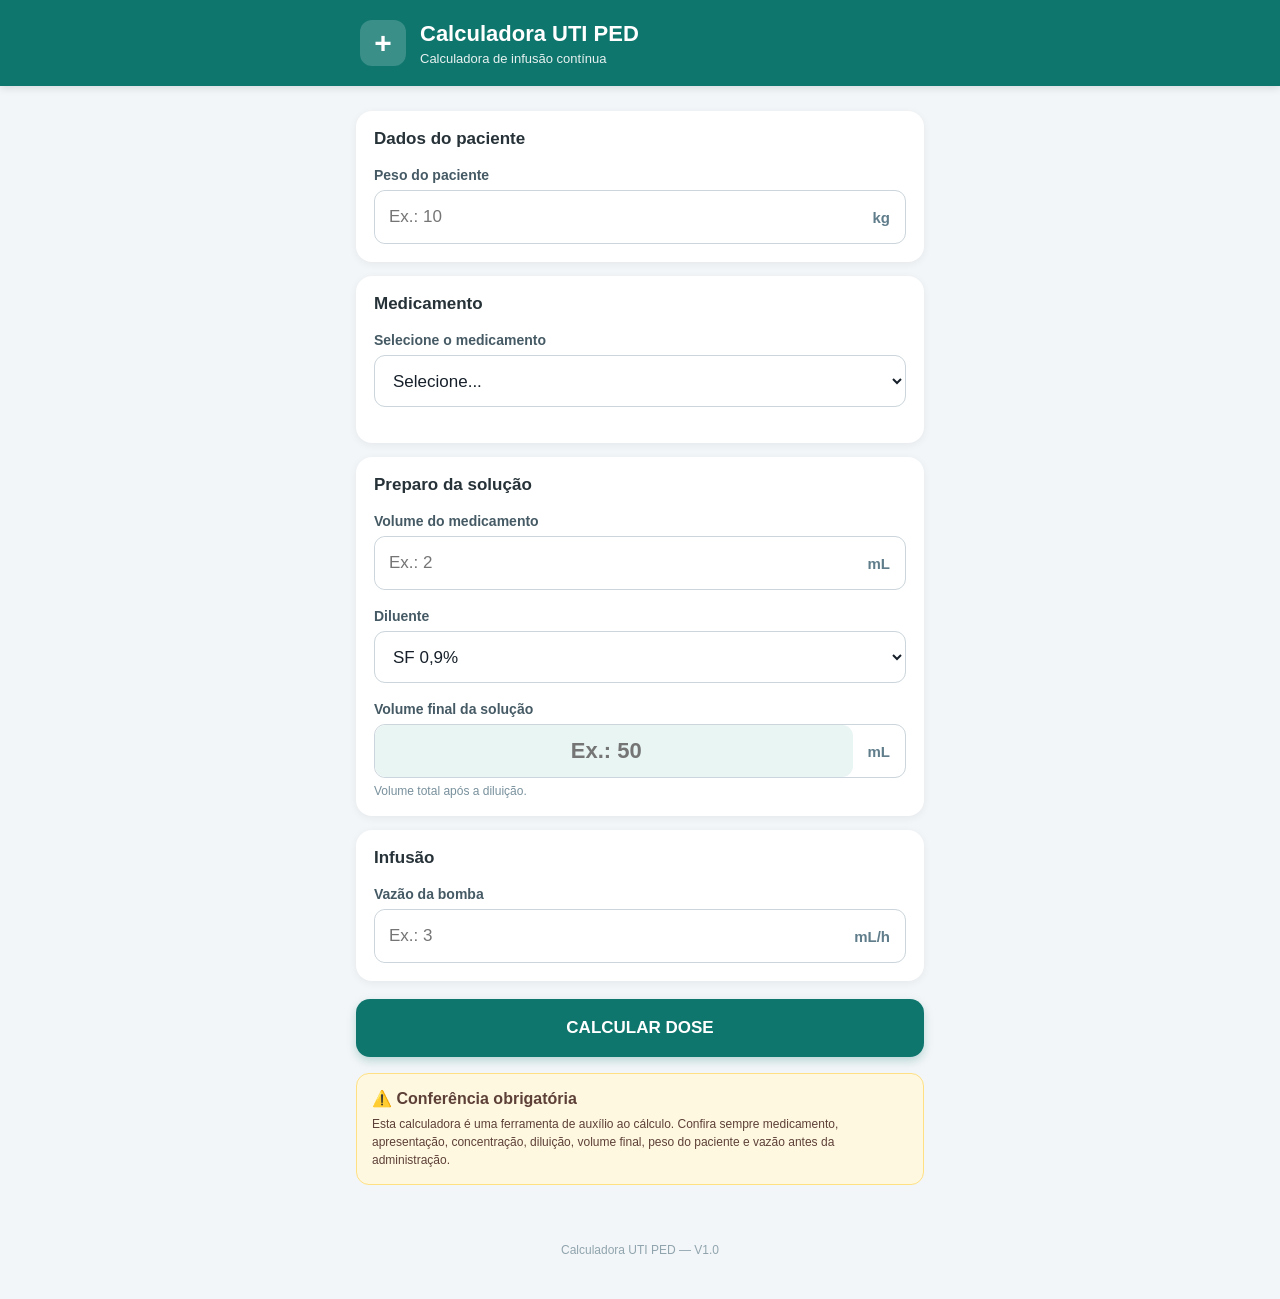
<file: Index.html>
<!DOCTYPE html>
<html lang="pt-BR">
<head>
    <meta charset="UTF-8">
    <meta name="viewport" content="width=device-width, initial-scale=1.0">
    <meta name="theme-color" content="#0f766e">
    <title>Calculadora UTI PED</title>
    <link rel="stylesheet" href="style.css">
</head>
<body>
    <header>
        <div class="header-icon">+</div>
        <div>
            <h1>Calculadora UTI PED</h1>
            <p>Calculadora de infusão contínua</p>
        </div>
    </header>
    <main>
        <section class="card">
            <h2>Dados do paciente</h2>
            <div class="field">
                <label for="peso">Peso do paciente</label>
                <div class="input-unit">
                    <input
                        type="number"
                        id="peso"
                        placeholder="Ex.: 10"
                        step="0.1"
                        min="0.1"
                    >
                    <span>kg</span>
                </div>
            </div>
        </section>
        <section class="card">
            <h2>Medicamento</h2>
            <div class="field">
                <label for="medicamento">Selecione o medicamento</label>
                <select id="medicamento">
                    <option value="">Selecione...</option>
                    <option value="noradrenalina">
                        Noradrenalina
                    </option>
                    <option value="adrenalina">
                        Adrenalina
                    </option>
                    <option value="dopamina">
                        Dopamina
                    </option>
                    <option value="dobutamina">
                        Dobutamina
                    </option>
                    <option value="fentanil">
                        Fentanil
                    </option>
                    <option value="midazolam">
                        Midazolam
                    </option>
                    <option value="dexmedetomidina">
                        Dexmedetomidina
                    </option>
                    <option value="milrinona">
                        Milrinona
                    </option>
                    <option value="rocuronio">
                        Rocurônio
                    </option>
                </select>
            </div>
            <div id="concentracaoBox" class="concentration-box hidden">
                <span>Apresentação cadastrada</span>
                <strong id="concentracao">
                    -
                </strong>
            </div>
        </section>
        <section class="card">
            <h2>Preparo da solução</h2>
            <div class="field">
                <label for="volumeMedicamento">
                    Volume do medicamento
                </label>
                <div class="input-unit">
                    <input
                        type="number"
                        id="volumeMedicamento"
                        placeholder="Ex.: 2"
                        step="0.01"
                        min="0"
                    >
                    <span>mL</span>
                </div>
            </div>
            <div class="field">
                <label for="diluente">
                    Diluente
                </label>
                <select id="diluente">
                    <option value="SF 0,9%">
                        SF 0,9%
                    </option>
                    <option value="SG 5%">
                        SG 5%
                    </option>
                </select>
            </div>
            <div class="field">
                <label for="volumeFinal">
                    Volume final da solução
                </label>
                <div class="input-unit">
                    <input
                        type="number"
                        id="volumeFinal"
                        placeholder="Ex.: 50"
                        step="0.1"
                        min="0.1"
                    >
                    <span>mL</span>
                </div>
                <small>
                    Volume total após a diluição.
                </small>
            </div>
        </section>
        <section class="card">
            <h2>Infusão</h2>
            <div class="field">
                <label for="vazao">
                    Vazão da bomba
                </label>
                <div class="input-unit">
                    <input
                        type="number"
                        id="vazao"
                        placeholder="Ex.: 3"
                        step="0.01"
                        min="0"
                    >
                    <span>mL/h</span>
                </div>
            </div>
        </section>
        <button id="calcular" class="calculate-button">
            CALCULAR DOSE
        </button>
        <section id="resultado" class="result-card hidden">
            <div class="result-header">
                <span>RESULTADO</span>
            </div>
            <div class="result-content">
                <p id="resultadoMedicamento">
                    -
                </p>
                <div class="dose-result">
                    <strong id="dose">
                        -
                    </strong>
                    <span id="unidadeDose">
                        -
                    </span>
                </div>
                <div class="result-details">
                    <div>
                        <span>Concentração final</span>
                        <strong id="concentracaoFinal">
                            -
                        </strong>
                    </div>
                    <div>
                        <span>Vazão</span>
                        <strong id="resultadoVazao">
                            -
                        </strong>
                    </div>
                </div>
            </div>
        </section>
        <section id="erro" class="error-card hidden">
            <strong>Atenção</strong>
            <p id="mensagemErro">
                Confira os dados informados.
            </p>
        </section>
        <section class="warning">
            <strong>⚠️ Conferência obrigatória</strong>
            <p>
                Esta calculadora é uma ferramenta de auxílio ao cálculo.
                Confira sempre medicamento, apresentação, concentração,
                diluição, volume final, peso do paciente e vazão antes
                da administração.
            </p>
        </section>
    </main>
    <footer>
        <p>
            Calculadora UTI PED — V1.0
        </p>
    </footer>
    <script src="script.js"></script>
</body>
</html>
</file>
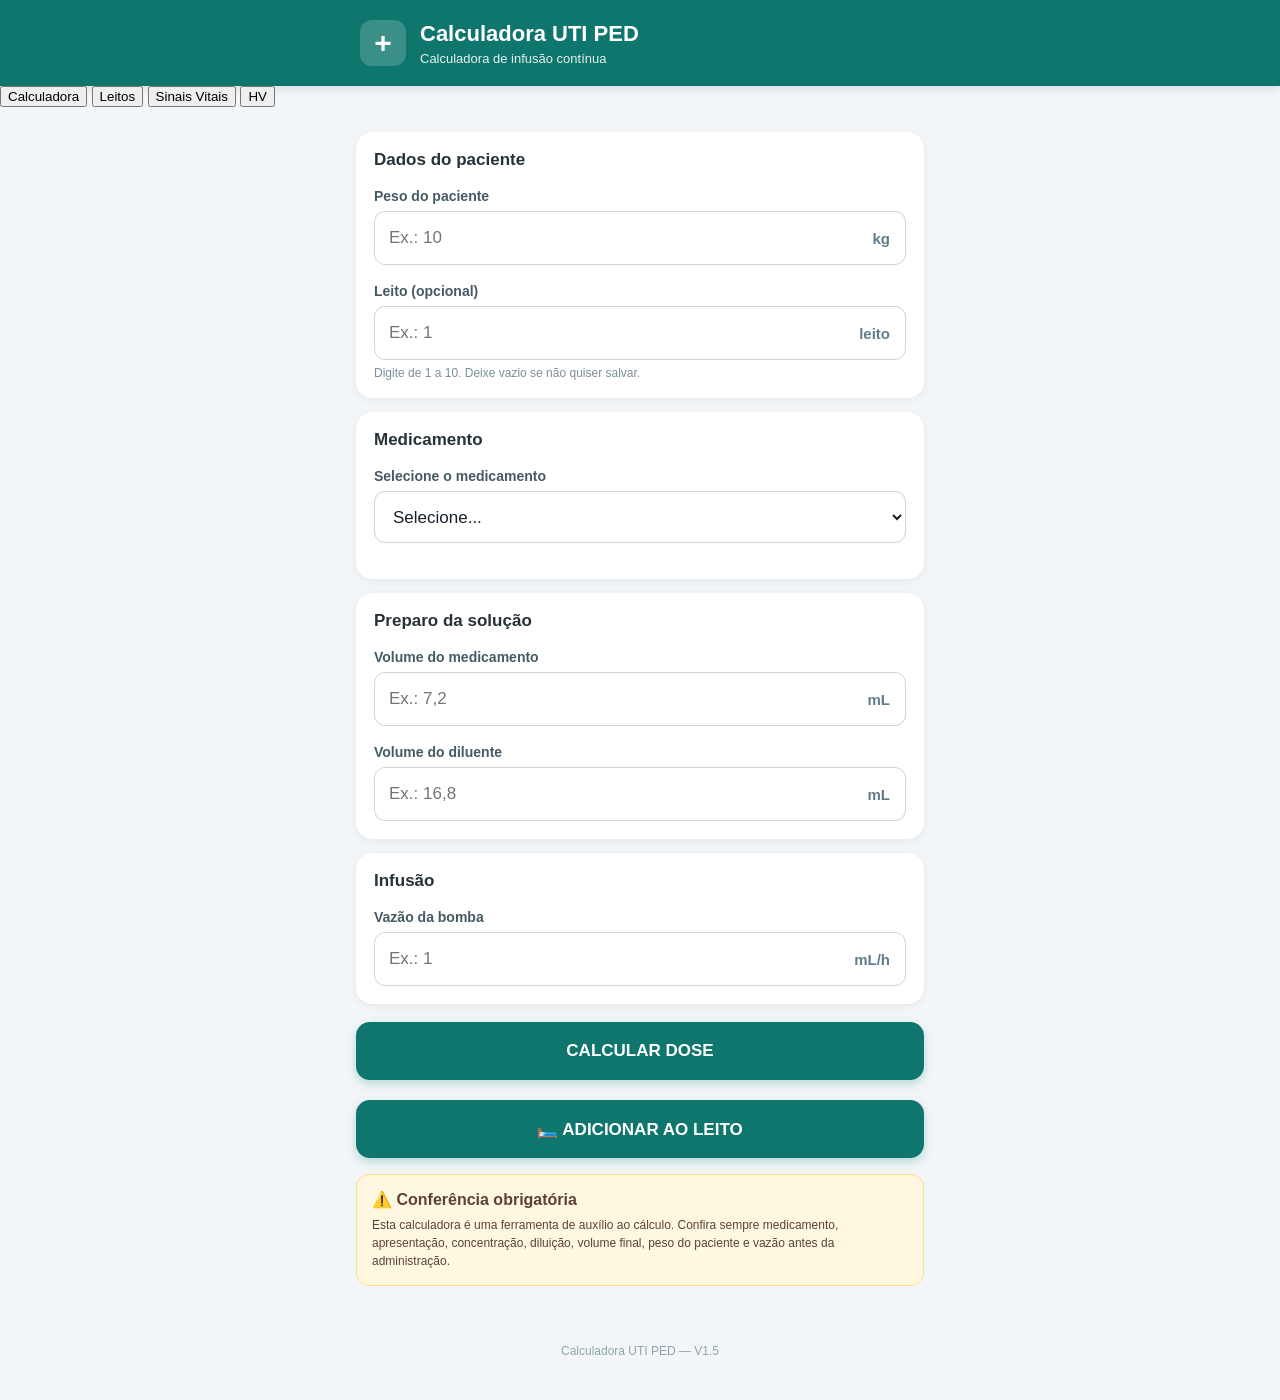
<file: index.html>
<!DOCTYPE html>
<html lang="pt-BR">
<head>
    <meta charset="UTF-8">
    <meta name="viewport" content="width=device-width, initial-scale=1.0">
    <meta name="theme-color" content="#0f766e">
    <title>Calculadora UTI PED</title>
    <link rel="stylesheet" href="style.css">
</head>
<body>

<header>
    <div class="header-icon">+</div>
    <div>
        <h1>Calculadora UTI PED</h1>
        <p>Calculadora de infusão contínua</p>
    </div>
</header>

<!-- ABAS -->
<nav class="tabs">
    <button id="tabCalculadora" class="tab active" type="button">Calculadora</button>
    <button id="tabLeitos" class="tab" type="button"> Leitos</button>
    <button id="tabSinaisVitais" class="tab" type="button"> Sinais Vitais</button>
    <button id="tabHV" class="tab" type="button"> HV</button>
</nav>

<!-- =====================================================
     PÁGINA CALCULADORA
===================================================== -->
<main id="paginaCalculadora">

    <!-- DADOS DO PACIENTE -->
    <section class="card">
        <h2>Dados do paciente</h2>

        <div class="field">
            <label for="peso">Peso do paciente</label>
            <div class="input-unit">
                <input type="number" id="peso" placeholder="Ex.: 10" step="0.1" min="0.1" inputmode="decimal">
                <span>kg</span>
            </div>
        </div>

        <div class="field">
            <label for="leitoSelecionado">Leito (opcional)</label>
            <div class="input-unit">
                <input type="number" id="leitoSelecionado" placeholder="Ex.: 1" min="1" max="10" step="1" inputmode="numeric">
                <span>leito</span>
            </div>
            <small>Digite de 1 a 10. Deixe vazio se não quiser salvar.</small>
        </div>
    </section>

    <!-- MEDICAMENTO -->
    <section class="card">
        <h2>Medicamento</h2>

        <div class="field">
            <label for="medicamento">Selecione o medicamento</label>
            <select id="medicamento">
                <option value="">Selecione...</option>
                <option value="noradrenalina">Noradrenalina</option>
                <option value="adrenalina">Adrenalina</option>
                <option value="dopamina">Dopamina</option>
                <option value="dobutamina">Dobutamina</option>
                <option value="fentanil">Fentanil</option>
                <option value="midazolam">Midazolam</option>
                <option value="dexmedetomidina">Dexmedetomidina</option>
                <option value="milrinona">Milrinona</option>
                <option value="rocuronio">Rocurônio</option>
                <option value="vasopressina">Vasopressina</option>
            </select>
        </div>

        <div id="concentracaoBox" class="concentration-box hidden">
            <span>Apresentação cadastrada</span>
            <strong id="concentracao">-</strong>
        </div>
    </section>

    <!-- PREPARO -->
    <section class="card">
        <h2>Preparo da solução</h2>

        <div class="field">
            <label for="volumeMedicamento">Volume do medicamento</label>
            <div class="input-unit">
                <input type="number" id="volumeMedicamento" placeholder="Ex.: 7,2" step="0.01" min="0" inputmode="decimal">
                <span>mL</span>
            </div>
        </div>

        <div class="field">
            <label for="volumeDiluente">Volume do diluente</label>
            <div class="input-unit">
                <input type="number" id="volumeDiluente" placeholder="Ex.: 16,8" step="0.1" min="0" inputmode="decimal">
                <span>mL</span>
            </div>
        </div>
    </section>

    <!-- INFUSÃO -->
    <section class="card">
        <h2>Infusão</h2>

        <div class="field">
            <label for="vazao">Vazão da bomba</label>
            <div class="input-unit">
                <input type="number" id="vazao" placeholder="Ex.: 1" step="0.01" min="0" inputmode="decimal">
                <span>mL/h</span>
            </div>
        </div>
    </section>

    <!-- CALCULAR -->
    <button id="calcular" class="calculate-button" type="button">CALCULAR DOSE</button>

    <!-- ADICIONAR AO LEITO -->
    <button id="adicionarAoLeito" class="calculate-button" type="button">🛏️ ADICIONAR AO LEITO</button>

    <!-- RESULTADO -->
    <section id="resultado" class="result-card hidden">
        <div class="result-header">RESULTADO</div>
        <div class="result-content">
            <p id="resultadoMedicamento">-</p>
            <div class="dose-result">
                <strong id="dose">-</strong>
                <span id="unidadeDose">-</span>
            </div>
            <div class="result-details">
                <div>
                    <span>Volume final</span>
                    <strong id="concentracaoFinal">-</strong>
                </div>
                <div>
                    <span>Vazão</span>
                    <strong id="resultadoVazao">-</strong>
                </div>
            </div>
        </div>
    </section>

    <!-- ERRO -->
    <section id="erro" class="error-card hidden">
        <strong>Atenção</strong>
        <p id="mensagemErro">Confira os dados informados.</p>
    </section>

    <!-- AVISO -->
    <section class="warning">
        <strong>⚠️ Conferência obrigatória</strong>
        <p>
            Esta calculadora é uma ferramenta
            de auxílio ao cálculo.
            Confira sempre medicamento,
            apresentação, concentração,
            diluição, volume final,
            peso do paciente e vazão
            antes da administração.
        </p>
    </section>

</main>

<!-- =====================================================
     PÁGINA DOS LEITOS
===================================================== -->
<section id="paginaLeitos" class="leitos-page hidden">

    <!-- SELEÇÃO DO LEITO -->
    <section class="card">
        <h2>🛏️ Leitos</h2>
        <p>Selecione o leito para visualizar as medicações cadastradas.</p>

        <div class="leitos-grid">
            <button type="button" class="leito-button" data-leito="1">Leito 1</button>
            <button type="button" class="leito-button" data-leito="2">Leito 2</button>
            <button type="button" class="leito-button" data-leito="3">Leito 3</button>
            <button type="button" class="leito-button" data-leito="4">Leito 4</button>
            <button type="button" class="leito-button" data-leito="5">Leito 5</button>
            <button type="button" class="leito-button" data-leito="6">Leito 6</button>
            <button type="button" class="leito-button" data-leito="7">Leito 7</button>
            <button type="button" class="leito-button" data-leito="8">Leito 8</button>
            <button type="button" class="leito-button" data-leito="9">Leito 9</button>
            <button type="button" class="leito-button" data-leito="10">Leito 10</button>
        </div>
    </section>

    <button id="resetarTodosLeitos" class="calculate-button reset-all-button" type="button">🗑️ RESETAR TODOS OS LEITOS</button>

    <!-- PAINEL DO LEITO -->
    <section id="painelLeito" class="card hidden">
        <h2>Leito <span id="leitoAtual">-</span></h2>

        <div class="field">
            <label for="pesoLeito">Peso do paciente</label>
            <div class="input-unit">
                <input type="number" id="pesoLeito" placeholder="Ex.: 10" step="0.1" min="0.1" inputmode="decimal">
                <span>kg</span>
            </div>
        </div>

        <button id="salvarLeito" class="calculate-button" type="button">💾 SALVAR LEITO</button>

        <h3>Medicações em uso</h3>
        <div id="listaMedicacoes">
            <p class="empty-medications">Nenhuma medicação adicionada.</p>
        </div>

        <button id="resetLeito" class="calculate-button" type="button">🗑️ RESETAR LEITO</button>
    </section>

</section>

<!-- =====================================================
     PÁGINA SINAIS VITAIS
===================================================== -->
<section id="paginaSinaisVitais" class="sinais-page hidden">
    <section class="card">
        <h2>❤️ Sinais Vitais</h2>

        <div class="field">
            <label for="leitoSinaisVitais">Leito</label>
            <div class="input-unit">
                <input type="number" id="leitoSinaisVitais" placeholder="Ex.: 5" min="1" max="10" step="1" inputmode="numeric">
                <span>leito</span>
            </div>
            <small>Digite de 1 a 10.</small>
        </div>

        <div class="field">
            <label for="fc">Frequência cardíaca (FC)</label>
            <div class="input-unit">
                <input type="number" id="fc" placeholder="Ex.: 120" min="0" step="1" inputmode="numeric">
                <span>bpm</span>
            </div>
        </div>

        <div class="field">
            <label for="fr">Frequência respiratória (FR)</label>
            <div class="input-unit">
                <input type="number" id="fr" placeholder="Ex.: 30" min="0" step="1" inputmode="numeric">
                <span>irpm</span>
            </div>
        </div>

        <div class="field">
            <label for="pas">Pressão arterial sistólica (PAS)</label>
            <div class="input-unit">
                <input type="number" id="pas" placeholder="Ex.: 100" min="0" step="1" inputmode="numeric">
                <span>mmHg</span>
            </div>
        </div>

        <div class="field">
            <label for="pad">Pressão arterial diastólica (PAD)</label>
            <div class="input-unit">
                <input type="number" id="pad" placeholder="Ex.: 60" min="0" step="1" inputmode="numeric">
                <span>mmHg</span>
            </div>
        </div>

        <div class="field">
            <label for="pam">Pressão arterial média (PAM)</label>
            <div class="input-unit">
                <input type="number" id="pam" placeholder="Ex.: 73" min="0" step="1" inputmode="numeric">
                <span>mmHg</span>
            </div>
        </div>

        <div class="field">
            <label for="sato2">Saturação de oxigênio (SatO₂)</label>
            <div class="input-unit">
                <input type="number" id="sato2" placeholder="Ex.: 98" min="0" max="100" step="1" inputmode="numeric">
                <span>%</span>
            </div>
        </div>

        <button id="salvarSinaisVitais" class="calculate-button" type="button">💾 SALVAR SINAIS VITAIS</button>
    </section>
</section>

<!-- =====================================================
     PÁGINA HIDRATAÇÃO VENOSA (HV)
===================================================== -->
<section id="paginaHV" class="hv-page hidden">

    <section class="card">
        <h2>💧 Hidratação venosa de manutenção</h2>

        <div class="field">
            <label for="hvPeso">Peso do paciente</label>
            <div class="input-unit">
                <input type="number" id="hvPeso" placeholder="Ex.: 10" step="0.1" min="0.1" inputmode="decimal">
                <span>kg</span>
            </div>
        </div>

        <div class="field">
            <label for="hvModoVolume">Volume hídrico</label>
            <select id="hvModoVolume">
                <option value="hs">Holliday-Segar</option>
                <option value="sc">Superfície corporal</option>
            </select>
        </div>

        <div class="field" id="hvCampoPercentual">
            <label for="hvPercentual">% do Holliday-Segar</label>
            <div class="input-unit">
                <input type="number" id="hvPercentual" value="100" step="5" min="1" inputmode="decimal">
                <span>%</span>
            </div>
            <small>Ex.: 70–80% em restrição hídrica.</small>
        </div>

        <div class="field hidden" id="hvCampoSC">
            <label for="hvMlM2">Volume por m²</label>
            <div class="input-unit">
                <input type="number" id="hvMlM2" placeholder="Ex.: 400" step="1" min="1" inputmode="decimal">
                <span>mL/m²/dia</span>
            </div>
            <div class="concentration-box">
                <span>Superfície corporal</span>
                <strong id="hvSC">-</strong>
            </div>
            <small>SC = (peso × 4 + 7) / (peso + 90)</small>
        </div>
    </section>

    <section class="card">
        <h2>Glicose</h2>

        <div class="field">
            <label for="hvVIG">VIG desejada</label>
            <div class="input-unit">
                <input type="number" id="hvVIG" value="4" step="0.1" min="0" inputmode="decimal">
                <span>mg/kg/min</span>
            </div>
        </div>

        <div class="field">
            <label for="hvSolucao1">Solução 1</label>
            <select id="hvSolucao1">
                <option value="5" selected>SG 5%</option>
                <option value="10">SG 10%</option>
                <option value="50">SG 50%</option>
                <option value="0">Água destilada (AD)</option>
            </select>
        </div>

        <div class="field">
            <label for="hvSolucao2">Solução 2</label>
            <select id="hvSolucao2">
                <option value="5">SG 5%</option>
                <option value="10">SG 10%</option>
                <option value="50" selected>SG 50%</option>
                <option value="0">Água destilada (AD)</option>
            </select>
            <small>As duas soluções são misturadas para atingir a VIG desejada.</small>
        </div>
    </section>

    <section class="card">
        <h2>Eletrólitos</h2>

        <div class="concentration-box" id="hvKcalBox">
            <span>Gasto calórico (Holliday-Segar)</span>
            <strong id="hvKcal">-</strong>
        </div>

        <div class="field hv-primeiro-campo">
            <label for="hvNa">Sódio (NaCl 20%) — opcional</label>
            <div class="input-unit">
                <input type="number" id="hvNa" placeholder="Ex.: 3" step="0.1" min="0" inputmode="decimal">
                <span>mEq/kcal</span>
            </div>
            <small>Valor a cada 100 kcal do gasto calórico (ex.: 3 = 3 mEq/100 kcal).</small>
        </div>

        <div class="field">
            <label for="hvK">Potássio (KCl 19,1%) — opcional</label>
            <div class="input-unit">
                <input type="number" id="hvK" placeholder="Ex.: 2" step="0.1" min="0" inputmode="decimal">
                <span>mEq/kcal</span>
            </div>
        </div>

        <div class="field">
            <label for="hvCa">Cálcio (gluconato de Ca 10%) — opcional</label>
            <div class="input-unit">
                <input type="number" id="hvCa" placeholder="Ex.: 1" step="0.1" min="0" inputmode="decimal">
                <span>mEq/kcal</span>
            </div>
        </div>

        <div class="field">
            <label for="hvMg">Magnésio (MgSO₄ 10%) — opcional</label>
            <div class="input-unit">
                <input type="number" id="hvMg" placeholder="Ex.: 0,5" step="0.1" min="0" inputmode="decimal">
                <span>mEq/kcal</span>
            </div>
        </div>

        <div class="field">
            <label for="hvEtapas">Dividir em etapas</label>
            <select id="hvEtapas">
                <option value="1">1 etapa (24 h)</option>
                <option value="2">2 etapas (12/12 h)</option>
                <option value="3">3 etapas (8/8 h)</option>
                <option value="4">4 etapas (6/6 h)</option>
            </select>
        </div>
    </section>

    <button id="hvCalcular" class="calculate-button" type="button">CALCULAR HV</button>

    <section id="hvResultado" class="result-card hidden">
        <div class="result-header">PRESCRIÇÃO DA HV</div>
        <div class="result-content">
            <div class="dose-result">
                <strong id="hvVazao">-</strong>
                <span>Vazão da bomba</span>
            </div>

            <div class="result-details">
                <div><span>Volume total</span><strong id="hvVolumeTotal">-</strong></div>
                <div><span>Concentração de glicose</span><strong id="hvConcGlicose">-</strong></div>
                <div><span>Na final</span><strong id="hvNaFinal">-</strong></div>
                <div><span>K final</span><strong id="hvKFinal">-</strong></div>
                <div><span>Ca / Mg</span><strong id="hvCaMgFinal">-</strong></div>
                <div><span>VIG</span><strong id="hvVIGFinal">-</strong></div>
                <div><span>Osmolaridade estimada</span><strong id="hvOsm">-</strong></div>
            </div>

            <h3 class="hv-subtitulo" id="hvTituloTabela">Composição</h3>
            <table class="hv-tabela">
                <thead>
                    <tr><th>Solução</th><th>24 h</th><th id="hvColunaEtapa">Por etapa</th></tr>
                </thead>
                <tbody id="hvTabela"></tbody>
            </table>

            <div id="hvAlertas" class="hv-alertas hidden"></div>
        </div>
    </section>

    <section id="hvErro" class="error-card hidden">
        <strong>Atenção</strong>
        <p id="hvMensagemErro">Confira os dados informados.</p>
    </section>

    <section class="warning">
        <strong>ℹ️ Referências usadas no cálculo</strong>
        <p>
            Holliday-Segar: 100 mL/kg até 10 kg; 1.000 mL + 50 mL/kg de 10 a 20 kg;
            1.500 mL + 20 mL/kg acima de 20 kg (máx. 2.400 mL/dia).
            NaCl 20% = 3,4 mEq/mL · KCl 19,1% = 2,5 mEq/mL ·
            Gluconato de cálcio 10% = 0,5 mEq/mL · MgSO₄ 10% = 0,8 mEq/mL ·
            Eletrólitos em mEq/kcal: o valor é aplicado a cada 100 kcal do gasto calórico de Holliday-Segar
            (ex.: Na 3 = 3 mEq a cada 100 kcal), sem o ajuste de %.
            Superfície corporal = (peso × 4 + 7) / (peso + 90).
            SG 5% = 50 mg/mL · SG 10% = 100 mg/mL · SG 50% = 500 mg/mL.
            A AAP (2018) recomenda solução isotônica (Na 130–154 mEq/L) na manutenção pediátrica.
            Confira sempre o cálculo antes de prescrever.
        </p>
    </section>

</section>

<!-- RODAPÉ -->
<footer>
    <p>Calculadora UTI PED — V1.5</p>
</footer>

<script src="script.js"></script>
<script src="hv.js"></script>

</body>
</html>
</file>
<file: style.css>
* {
    box-sizing: border-box;
}
body {
    margin: 0;
    font-family: -apple-system, BlinkMacSystemFont, "Segoe UI", Roboto, Arial, sans-serif;
    background: #f3f6f8;
    color: #17202a;
}
header {
    background: #0f766e;
    color: white;
    padding: 20px 18px;
    display: flex;
    align-items: center;
    gap: 14px;
    box-shadow: 0 2px 8px rgba(0,0,0,0.12);
}
.header-icon {
    width: 46px;
    height: 46px;
    border-radius: 12px;
    background: rgba(255,255,255,0.18);
    display: flex;
    align-items: center;
    justify-content: center;
    font-size: 30px;
    font-weight: 700;
}
header h1 {
    margin: 0;
    font-size: 22px;
    font-weight: 700;
}
header p {
    margin: 4px 0 0;
    font-size: 13px;
    opacity: 0.9;
}
main {
    width: 100%;
    max-width: 600px;
    margin: 0 auto;
    padding: 16px;
}
.card {
    background: white;
    border-radius: 16px;
    padding: 18px;
    margin-bottom: 14px;
    box-shadow: 0 2px 8px rgba(0,0,0,0.06);
}
.card h2 {
    margin: 0 0 18px;
    font-size: 17px;
    color: #263238;
}
.field {
    margin-bottom: 18px;
}
.field:last-child {
    margin-bottom: 0;
}
label {
    display: block;
    font-size: 14px;
    font-weight: 600;
    margin-bottom: 7px;
    color: #455a64;
}
input,
select {
    width: 100%;
    height: 52px;
    border: 1px solid #cbd5db;
    border-radius: 11px;
    background: white;
    padding: 0 14px;
    font-size: 17px;
    color: #17202a;
    outline: none;
}
input:focus,
select:focus {
    border-color: #0f766e;
    box-shadow: 0 0 0 3px rgba(15,118,110,0.12);
}
select {
    appearance: auto;
}
.input-unit {
    display: flex;
    align-items: center;
    border: 1px solid #cbd5db;
    border-radius: 11px;
    background: white;
    overflow: hidden;
}
.input-unit:focus-within {
    border-color: #0f766e;
    box-shadow: 0 0 0 3px rgba(15,118,110,0.12);
}
.input-unit input {
    border: none;
    box-shadow: none;
    flex: 1;
    min-width: 0;
}
.input-unit input:focus {
    box-shadow: none;
}
.input-unit span {
    padding: 0 15px;
    color: #607d8b;
    font-size: 15px;
    font-weight: 600;
}
small {
    display: block;
    margin-top: 6px;
    color: #78909c;
    font-size: 12px;
}
.concentration-box {
    margin-top: 15px;
    padding: 13px;
    border-radius: 10px;
    background: #e8f5f3;
    border: 1px solid #b2dfdb;
    display: flex;
    justify-content: space-between;
    align-items: center;
    gap: 10px;
}
.concentration-box span {
    font-size: 13px;
    color: #456;
}
.concentration-box strong {
    color: #0f766e;
    font-size: 15px;
}
.calculate-button {
    width: 100%;
    height: 58px;
    border: none;
    border-radius: 14px;
    background: #0f766e;
    color: white;
    font-size: 17px;
    font-weight: 700;
    cursor: pointer;
    box-shadow: 0 4px 10px rgba(15,118,110,0.25);
    margin: 4px 0 16px;
}
.calculate-button:active {
    transform: scale(0.98);
}
.result-card {
    background: white;
    border-radius: 16px;
    overflow: hidden;
    margin-bottom: 14px;
    box-shadow: 0 3px 12px rgba(0,0,0,0.08);
}
.result-header {
    background: #263238;
    color: white;
    padding: 13px 18px;
    font-size: 13px;
    font-weight: 700;
    letter-spacing: 0.5px;
}
.result-content {
    padding: 20px 18px;
}
.result-content > p {
    margin: 0 0 8px;
    font-size: 17px;
    font-weight: 700;
}
.dose-result {
    margin: 5px 0 22px;
}
.dose-result strong {
    display: block;
    font-size: 34px;
    line-height: 1.15;
    color: #0f766e;
}
.dose-result span {
    display: block;
    margin-top: 5px;
    font-size: 15px;
    color: #607d8b;
    font-weight: 600;
}
.result-details {
    display: grid;
    grid-template-columns: 1fr 1fr;
    gap: 10px;
}
.result-details div {
    background: #f3f6f8;
    border-radius: 10px;
    padding: 12px;
}
.result-details span {
    display: block;
    color: #607d8b;
    font-size: 12px;
    margin-bottom: 5px;
}
.result-details strong {
    display: block;
    font-size: 15px;
}
.error-card {
    background: #fff3f3;
    border: 1px solid #ffcdd2;
    border-radius: 13px;
    padding: 15px;
    margin-bottom: 14px;
    color: #b71c1c;
}
.error-card strong {
    display: block;
    margin-bottom: 5px;
}
.error-card p {
    margin: 0;
    font-size: 14px;
}
.warning {
    background: #fff8e1;
    border: 1px solid #ffe082;
    border-radius: 13px;
    padding: 15px;
    margin-bottom: 20px;
    color: #5d4037;
}
.warning strong {
    display: block;
    margin-bottom: 7px;
}
.warning p {
    margin: 0;
    font-size: 12px;
    line-height: 1.5;
}
footer {
    text-align: center;
    padding: 10px 20px 30px;
    color: #90a4ae;
    font-size: 12px;
}
.hidden {
    display: none !important;
}

/* =========================
   BOTÕES DE LEITO
========================= */
.leitos-grid {
    display: grid;
    grid-template-columns: repeat(5, 1fr);
    gap: 10px;
}
.leito-button {
    height: 52px;
    border: 1px solid #cbd5db;
    border-radius: 11px;
    background: #f3f6f8;
    color: #263238;
    font-size: 15px;
    font-weight: 700;
    cursor: pointer;
    transition: background 0.15s, border-color 0.15s, color 0.15s;
}
.leito-button:active {
    transform: scale(0.96);
}
.leito-button.active {
    background: #0f766e;
    border-color: #0f766e;
    color: white;
    box-shadow: 0 4px 10px rgba(15,118,110,0.25);
}

/* =========================
   RESETAR TODOS OS LEITOS
========================= */
.reset-all-button {
    margin-top: 26px;
    background: #b71c1c;
    box-shadow: 0 4px 10px rgba(183,28,28,0.25);
}

@media (min-width: 700px) {
    main {
        padding-top: 25px;
    }
    header {
        padding-left: calc((100% - 560px) / 2);
        padding-right: calc((100% - 560px) / 2);
    }
}

/* VOLUME FINAL - DESTAQUE */

#volumeFinal {
    background: #e8f5f3;
    color: #0f766e;
    font-size: 22px;
    font-weight: 800;
    text-align: center;
}

#volumeFinal:focus {
    border-color: #0f766e;
    box-shadow: none;
}

/* =========================
   HIDRATAÇÃO VENOSA (HV)
========================= */
.hv-page {
    width: 100%;
    max-width: 600px;
    margin: 0 auto;
    padding: 16px;
}
.hv-subtitulo {
    margin: 22px 0 10px;
    font-size: 15px;
    color: #263238;
}
.hv-tabela {
    width: 100%;
    border-collapse: collapse;
    font-size: 14px;
}
.hv-tabela th,
.hv-tabela td {
    padding: 9px 6px;
    border-bottom: 1px solid #e3e9ed;
    text-align: right;
}
.hv-tabela th:first-child,
.hv-tabela td:first-child {
    text-align: left;
}
.hv-tabela th {
    color: #607d8b;
    font-size: 12px;
    font-weight: 600;
}
.hv-tabela tfoot td {
    font-weight: 700;
    border-bottom: none;
}
.hv-alertas {
    margin-top: 16px;
    padding: 12px;
    border-radius: 10px;
    background: #fff8e1;
    border: 1px solid #ffe082;
    color: #5d4037;
    font-size: 13px;
    line-height: 1.5;
}
.hv-alertas p {
    margin: 0 0 6px;
}
.hv-alertas p:last-child {
    margin-bottom: 0;
}
@media (min-width: 700px) {
    .hv-page {
        padding-top: 25px;
    }
}
.hv-primeiro-campo {
    margin-top: 18px;
}
</file>
